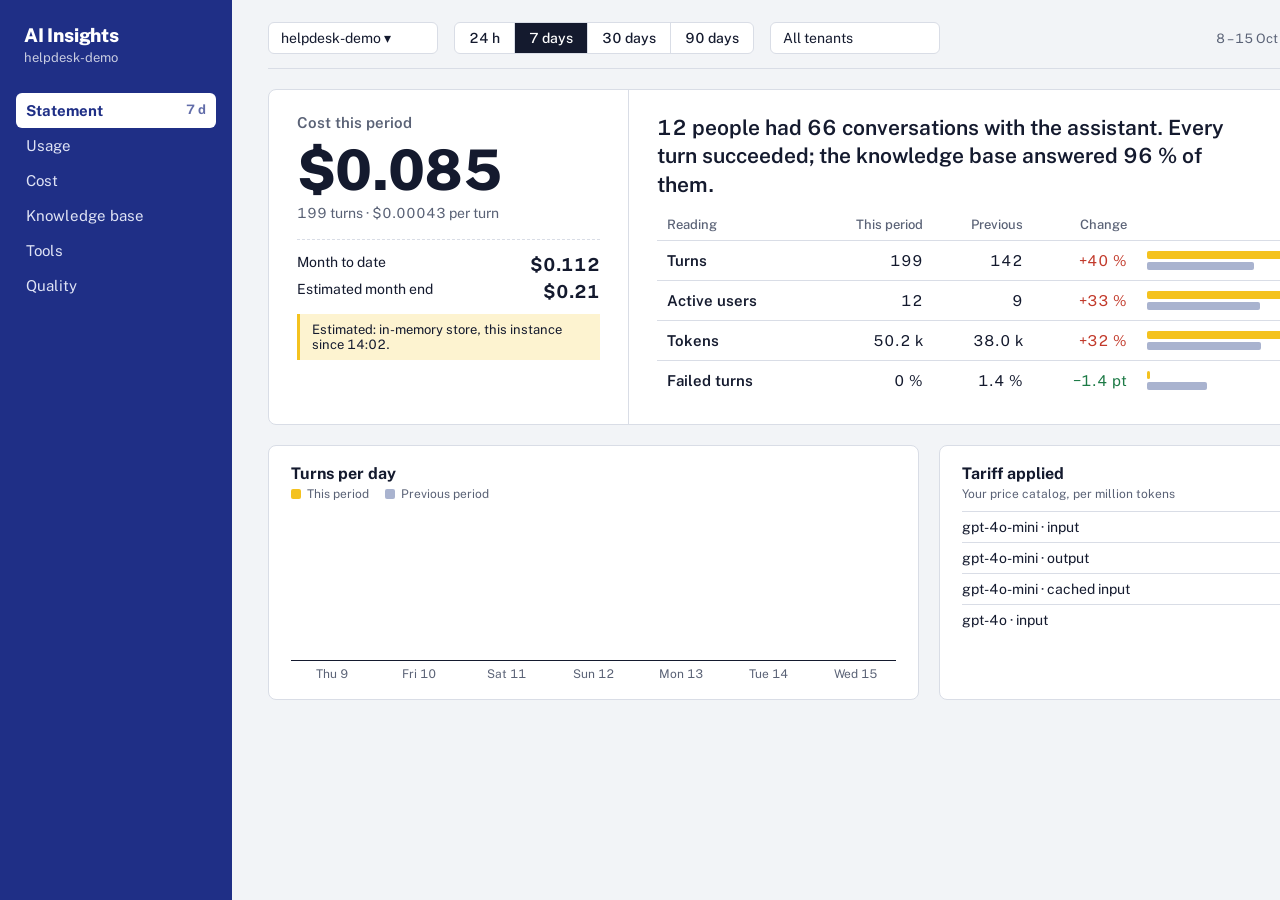
<file: .impeccable/mocks/decision/assigned.html>
<!doctype html>
<html lang="en"><head><meta charset="utf-8"><title>Consumption Statement</title>
<link href="https://fonts.googleapis.com/css2?family=Public+Sans:wght@400;500;600;700;800&display=swap" rel="stylesheet">
<style>
:root{--band:#1f2f86;--ground:#f2f4f7;--sheet:#fff;--ink:#141a2e;--muted:#5a6276;--rule:#d9dde6;--now:#f4c21f;--then:#a9b3cf;--fail:#c23a2b}
*{box-sizing:border-box}body{margin:0;width:1440px;height:900px;overflow:hidden;font-family:"Public Sans",sans-serif;background:var(--ground);color:var(--ink);font-variant-numeric:tabular-nums;display:grid;grid-template-columns:232px 1fr}
.rail{background:var(--band);color:#fff;padding:24px 16px}.brand{font-weight:800;font-size:19px;letter-spacing:-.01em;margin:0 8px 4px}.app{font-size:13px;opacity:.75;margin:0 8px 28px}
.rail a{display:flex;justify-content:space-between;color:#dfe3f5;text-decoration:none;padding:9px 10px;border-radius:6px;font-size:15px}.rail a.on{background:#fff;color:var(--band);font-weight:700}.rail a span{opacity:.7;font-size:13px}
main{padding:22px 36px}
.bar{display:flex;gap:16px;align-items:center;border-bottom:1px solid var(--rule);padding-bottom:14px}
.seg{display:inline-flex;border:1px solid var(--rule);border-radius:6px;overflow:hidden;background:#fff}.seg b{font-weight:500;padding:7px 14px;font-size:14px;border-left:1px solid var(--rule)}.seg b:first-child{border:0}.seg b.on{background:var(--ink);color:#fff}
.sel{border:1px solid var(--rule);border-radius:6px;background:#fff;padding:7px 12px;font-size:14px;min-width:170px}.zone{margin-left:auto;font-size:13px;color:var(--muted)}
.statement{display:grid;grid-template-columns:360px 1fr;margin-top:20px;background:var(--sheet);border:1px solid var(--rule);border-radius:8px}
.due{padding:24px 28px;border-right:1px solid var(--rule)}
.due h1{font-size:15px;font-weight:600;margin:0;color:var(--muted)}.due .amt{font-size:56px;font-weight:800;letter-spacing:-.03em;margin:6px 0 2px}.due p{margin:0;font-size:14px;color:var(--muted)}
.due .proj{margin-top:18px;padding-top:14px;border-top:1px dashed var(--rule);display:flex;justify-content:space-between;font-size:14px}.due .proj b{font-size:18px}
.answer{font-size:21px;font-weight:600;line-height:1.35;margin:0 0 18px;max-width:46ch}
.reads{padding:24px 28px}
table.meter{width:100%;border-collapse:collapse}.meter th{font-size:13px;font-weight:500;color:var(--muted);text-align:right;padding:0 10px 8px}.meter th:first-child{text-align:left}
.meter td{border-top:1px solid var(--rule);padding:10px;text-align:right;font-size:15px}.meter td:first-child{text-align:left;font-weight:600}
.pair{display:flex;flex-direction:column;gap:3px;width:150px}.pair i{display:block;height:8px;border-radius:2px}.pair .n{background:var(--now)}.pair .t{background:var(--then)}
.up{color:var(--fail)}.down{color:#1d7a46}
.grid{display:grid;grid-template-columns:1.4fr 1fr;gap:20px;margin-top:20px}
.mod{background:#fff;border:1px solid var(--rule);border-radius:8px;padding:18px 22px}.mod h2{font-size:16px;margin:0 0 4px}.mod .k{display:flex;gap:16px;font-size:12px;color:var(--muted);margin-bottom:10px}.mod .k i{display:inline-block;width:10px;height:10px;border-radius:2px;margin-right:6px;vertical-align:-1px}
.hist{display:flex;align-items:flex-end;gap:14px;height:150px;border-bottom:1px solid var(--ink);padding:0 4px}.hist div{flex:1;display:flex;gap:3px;align-items:flex-end}.hist em{flex:1;border-radius:2px 2px 0 0}
.days{display:flex;gap:14px;padding:6px 4px 0;font-size:12px;color:var(--muted)}.days span{flex:1;text-align:center}
.tariff td{padding:7px 0;border-top:1px solid var(--rule);font-size:14px}.tariff td:last-child{text-align:right}.tariff{width:100%;border-collapse:collapse}
.flag{background:#fdf3d0;border-left:3px solid var(--now);padding:8px 12px;font-size:13px;margin-top:12px}
</style></head><body>
<nav class="rail"><div class="brand">AI Insights</div><div class="app">helpdesk-demo</div>
<a class="on" href="#">Statement <span>7 d</span></a><a href="#">Usage</a><a href="#">Cost</a><a href="#">Knowledge base</a><a href="#">Tools</a><a href="#">Quality</a></nav>
<main>
<div class="bar"><span class="sel">helpdesk-demo ▾</span><span class="seg"><b>24 h</b><b class="on">7 days</b><b>30 days</b><b>90 days</b></span><span class="sel">All tenants</span><span class="zone">8 – 15 Oct 2026 · Europe/Paris</span></div>
<section class="statement">
<div class="due"><h1>Cost this period</h1><div class="amt">$0.085</div><p>199 turns · $0.00043 per turn</p>
<div class="proj"><span>Month to date</span><b>$0.112</b></div><div class="proj" style="border:0;padding-top:6px;margin-top:0"><span>Estimated month end</span><b>$0.21</b></div>
<div class="flag">Estimated: in-memory store, this instance since 14:02.</div></div>
<div class="reads"><p class="answer">12 people had 66 conversations with the assistant. Every turn succeeded; the knowledge base answered 96 % of them.</p>
<table class="meter"><thead><tr><th>Reading</th><th>This period</th><th>Previous</th><th>Change</th><th></th></tr></thead><tbody>
<tr><td>Turns</td><td>199</td><td>142</td><td class="up">+40 %</td><td><div class="pair"><i class="n" style="width:100%"></i><i class="t" style="width:71%"></i></div></td></tr>
<tr><td>Active users</td><td>12</td><td>9</td><td class="up">+33 %</td><td><div class="pair"><i class="n" style="width:100%"></i><i class="t" style="width:75%"></i></div></td></tr>
<tr><td>Tokens</td><td>50.2 k</td><td>38.0 k</td><td class="up">+32 %</td><td><div class="pair"><i class="n" style="width:100%"></i><i class="t" style="width:76%"></i></div></td></tr>
<tr><td>Failed turns</td><td>0 %</td><td>1.4 %</td><td class="down">−1.4 pt</td><td><div class="pair"><i class="n" style="width:2%"></i><i class="t" style="width:40%"></i></div></td></tr>
</tbody></table></div></section>
<div class="grid"><section class="mod"><h2>Turns per day</h2><div class="k"><span><i style="background:var(--now)"></i>This period</span><span><i style="background:var(--then)"></i>Previous period</span></div>
<div class="hist">
<div><em style="height:40%;background:var(--now)"></em><em style="height:30%;background:var(--then)"></em></div>
<div><em style="height:55%;background:var(--now)"></em><em style="height:42%;background:var(--then)"></em></div>
<div><em style="height:62%;background:var(--now)"></em><em style="height:50%;background:var(--then)"></em></div>
<div><em style="height:48%;background:var(--now)"></em><em style="height:44%;background:var(--then)"></em></div>
<div><em style="height:70%;background:var(--now)"></em><em style="height:51%;background:var(--then)"></em></div>
<div><em style="height:22%;background:var(--now)"></em><em style="height:18%;background:var(--then)"></em></div>
<div><em style="height:92%;background:var(--now)"></em><em style="height:60%;background:var(--then)"></em></div></div>
<div class="days"><span>Thu 9</span><span>Fri 10</span><span>Sat 11</span><span>Sun 12</span><span>Mon 13</span><span>Tue 14</span><span>Wed 15</span></div></section>
<section class="mod"><h2>Tariff applied</h2><div class="k">Your price catalog, per million tokens</div>
<table class="tariff"><tr><td>gpt-4o-mini · input</td><td>$0.15</td></tr><tr><td>gpt-4o-mini · output</td><td>$0.60</td></tr><tr><td>gpt-4o-mini · cached input</td><td>$0.075</td></tr><tr><td>gpt-4o · input</td><td>$2.50</td></tr></table></section></div>
</main></body></html>
</file>
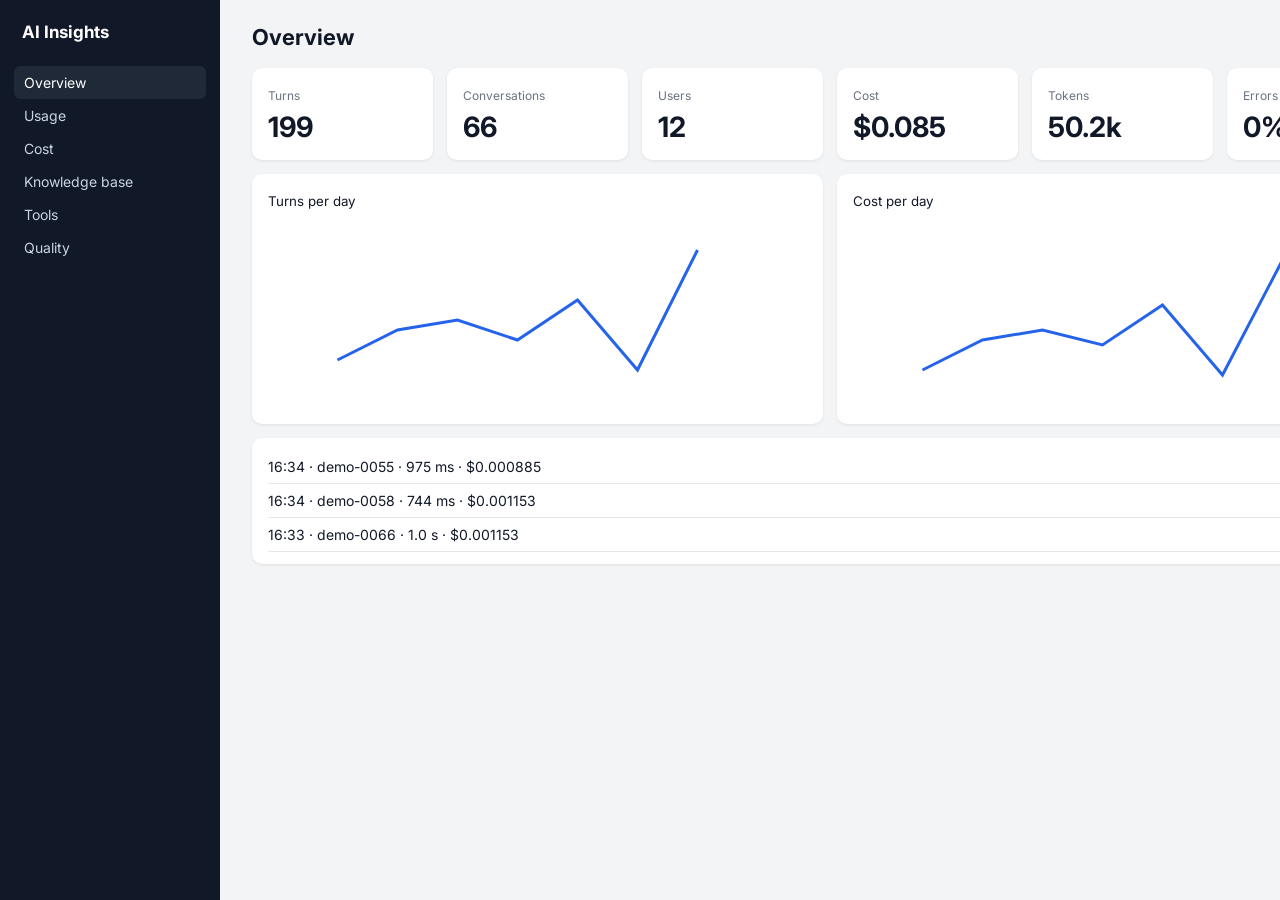
<file: .impeccable/mocks/decision/canon.html>
<!doctype html>
<html lang="en"><head><meta charset="utf-8"><title>Category standard</title>
<link href="https://fonts.googleapis.com/css2?family=Inter:wght@400;600;700&display=swap" rel="stylesheet">
<style>
*{box-sizing:border-box}body{margin:0;width:1440px;height:900px;overflow:hidden;font-family:Inter,sans-serif;background:#f3f4f6;color:#111827;display:grid;grid-template-columns:220px 1fr}
.side{background:#111827;color:#cbd5e1;padding:22px 14px;font-size:14px}.side b{color:#fff;display:block;margin:0 8px 24px;font-size:17px}.side div{padding:8px 10px;border-radius:6px}.side .on{background:#1f2937;color:#fff}
main{padding:24px 32px}h1{font-size:22px;margin:0 0 18px}
.cards{display:grid;grid-template-columns:repeat(6,1fr);gap:14px}.card{background:#fff;border-radius:10px;padding:16px;box-shadow:0 1px 3px rgba(0,0,0,.08)}.card small{color:#6b7280;font-size:12px}.card b{display:block;font-size:28px;margin-top:6px}
.charts{display:grid;grid-template-columns:1fr 1fr;gap:14px;margin-top:14px}.chart{background:#fff;border-radius:10px;height:250px;padding:16px;box-shadow:0 1px 3px rgba(0,0,0,.08)}
svg{width:100%;height:190px}
.tbl{background:#fff;border-radius:10px;margin-top:14px;padding:12px 16px;box-shadow:0 1px 3px rgba(0,0,0,.08);font-size:14px}.tbl div{padding:8px 0;border-bottom:1px solid #e5e7eb}
</style></head><body>
<nav class="side"><b>AI Insights</b><div class="on">Overview</div><div>Usage</div><div>Cost</div><div>Knowledge base</div><div>Tools</div><div>Quality</div></nav>
<main><h1>Overview</h1>
<div class="cards"><div class="card"><small>Turns</small><b>199</b></div><div class="card"><small>Conversations</small><b>66</b></div><div class="card"><small>Users</small><b>12</b></div><div class="card"><small>Cost</small><b>$0.085</b></div><div class="card"><small>Tokens</small><b>50.2k</b></div><div class="card"><small>Errors</small><b>0%</b></div></div>
<div class="charts"><div class="chart"><small>Turns per day</small><svg viewBox="0 0 400 190"><polyline fill="none" stroke="#2563eb" stroke-width="3" points="0,150 60,120 120,110 180,130 240,90 300,160 360,40"/></svg></div>
<div class="chart"><small>Cost per day</small><svg viewBox="0 0 400 190"><polyline fill="none" stroke="#2563eb" stroke-width="3" points="0,160 60,130 120,120 180,135 240,95 300,165 360,50"/></svg></div></div>
<div class="tbl"><div>16:34 · demo-0055 · 975 ms · $0.000885</div><div>16:34 · demo-0058 · 744 ms · $0.001153</div><div>16:33 · demo-0066 · 1.0 s · $0.001153</div></div>
</main></body></html>
</file>
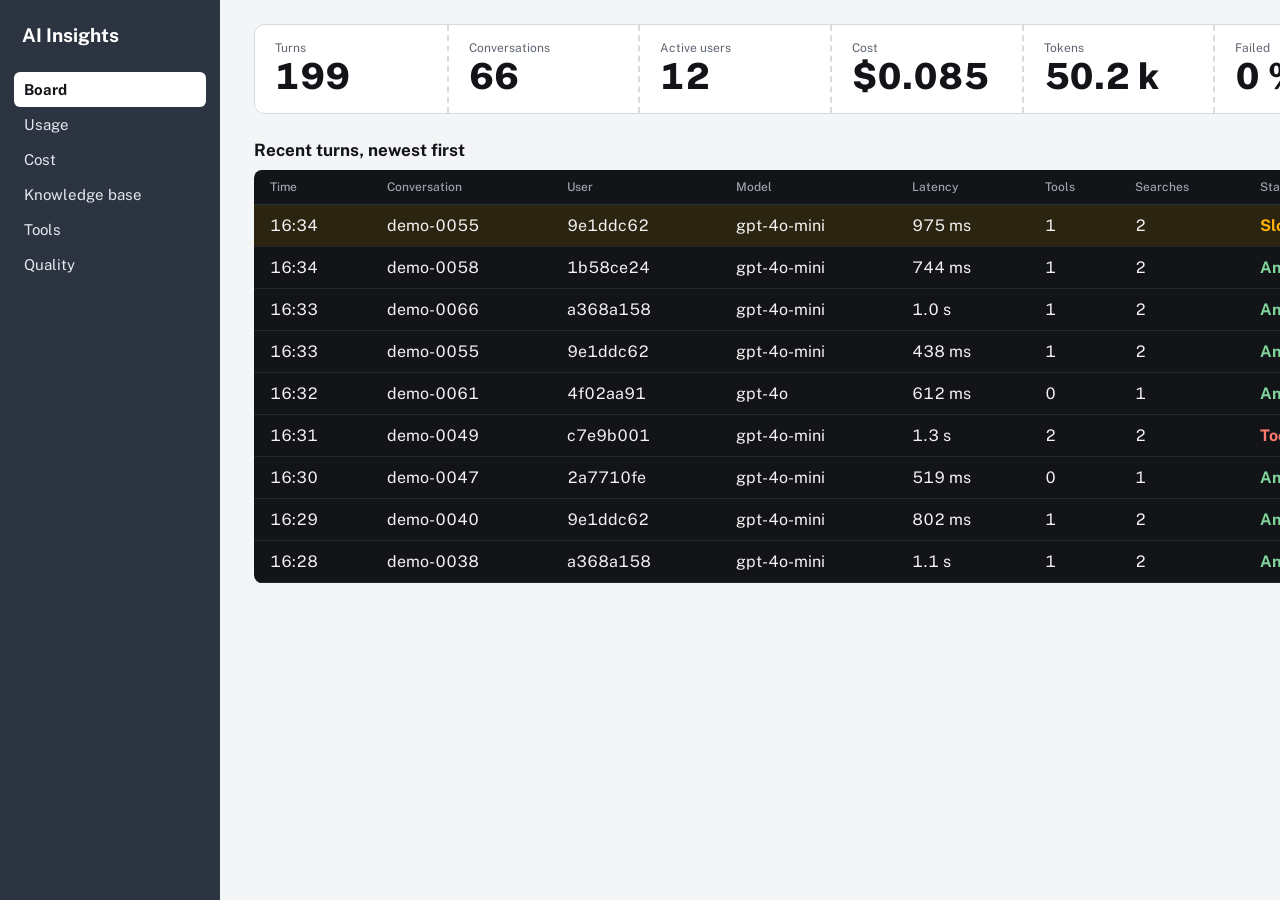
<file: .impeccable/mocks/decision/challenger-gate.html>
<!doctype html>
<html lang="en"><head><meta charset="utf-8"><title>Gate Board</title>
<link href="https://fonts.googleapis.com/css2?family=Public+Sans:wght@400;600;800&display=swap" rel="stylesheet">
<style>
:root{--ground:#f4f5f6;--ink:#121417;--slate:#2b3440;--alert:#ffb000;--fail:#c23a2b;--rule:#d8dce1}
*{box-sizing:border-box}body{margin:0;width:1440px;height:900px;overflow:hidden;font-family:"Public Sans",sans-serif;background:var(--ground);color:var(--ink);font-variant-numeric:tabular-nums;display:grid;grid-template-columns:220px 1fr}
.rail{background:var(--slate);color:#e4e8ee;padding:24px 14px;font-size:15px}.rail b{display:block;font-size:19px;color:#fff;margin:0 8px 26px}.rail div{padding:9px 10px;border-radius:6px}.rail .on{background:#fff;color:var(--ink);font-weight:700}
main{padding:24px 34px}
.pass{display:grid;grid-template-columns:repeat(6,1fr);background:#fff;border:1px solid var(--rule);border-radius:10px}
.pass div{padding:16px 20px;border-left:2px dashed var(--rule)}.pass div:first-child{border:0}.pass small{display:block;font-size:12px;color:#5d6570}.pass b{font-size:36px;font-weight:800}
h2{font-size:17px;margin:26px 0 10px}
table{width:100%;border-collapse:collapse;background:var(--ink);color:#f2f2f2;border-radius:8px;overflow:hidden;font-size:16px}
th{text-align:left;font-size:12px;color:#9aa3ad;font-weight:500;padding:10px 16px;border-bottom:1px solid #2c323a}td{padding:11px 16px;border-bottom:1px solid #22272e}
.st{font-weight:700}.ok{color:#7fd39b}.chg{color:var(--alert)}.err{color:#ff7a6e}tr.lit td{background:#2a2410}
</style></head><body>
<nav class="rail"><b>AI Insights</b><div class="on">Board</div><div>Usage</div><div>Cost</div><div>Knowledge base</div><div>Tools</div><div>Quality</div></nav>
<main>
<div class="pass"><div><small>Turns</small><b>199</b></div><div><small>Conversations</small><b>66</b></div><div><small>Active users</small><b>12</b></div><div><small>Cost</small><b>$0.085</b></div><div><small>Tokens</small><b>50.2 k</b></div><div><small>Failed</small><b>0 %</b></div></div>
<h2>Recent turns, newest first</h2>
<table><thead><tr><th>Time</th><th>Conversation</th><th>User</th><th>Model</th><th>Latency</th><th>Tools</th><th>Searches</th><th>Status</th></tr></thead><tbody>
<tr class="lit"><td>16:34</td><td>demo-0055</td><td>9e1ddc62</td><td>gpt-4o-mini</td><td>975 ms</td><td>1</td><td>2</td><td class="st chg">Slow</td></tr>
<tr><td>16:34</td><td>demo-0058</td><td>1b58ce24</td><td>gpt-4o-mini</td><td>744 ms</td><td>1</td><td>2</td><td class="st ok">Answered</td></tr>
<tr><td>16:33</td><td>demo-0066</td><td>a368a158</td><td>gpt-4o-mini</td><td>1.0 s</td><td>1</td><td>2</td><td class="st ok">Answered</td></tr>
<tr><td>16:33</td><td>demo-0055</td><td>9e1ddc62</td><td>gpt-4o-mini</td><td>438 ms</td><td>1</td><td>2</td><td class="st ok">Answered</td></tr>
<tr><td>16:32</td><td>demo-0061</td><td>4f02aa91</td><td>gpt-4o</td><td>612 ms</td><td>0</td><td>1</td><td class="st ok">Answered</td></tr>
<tr><td>16:31</td><td>demo-0049</td><td>c7e9b001</td><td>gpt-4o-mini</td><td>1.3 s</td><td>2</td><td>2</td><td class="st err">Tool failed</td></tr>
<tr><td>16:30</td><td>demo-0047</td><td>2a7710fe</td><td>gpt-4o-mini</td><td>519 ms</td><td>0</td><td>1</td><td class="st ok">Answered</td></tr>
<tr><td>16:29</td><td>demo-0040</td><td>9e1ddc62</td><td>gpt-4o-mini</td><td>802 ms</td><td>1</td><td>2</td><td class="st ok">Answered</td></tr>
<tr><td>16:28</td><td>demo-0038</td><td>a368a158</td><td>gpt-4o-mini</td><td>1.1 s</td><td>1</td><td>2</td><td class="st ok">Answered</td></tr>
</tbody></table></main></body></html>
</file>
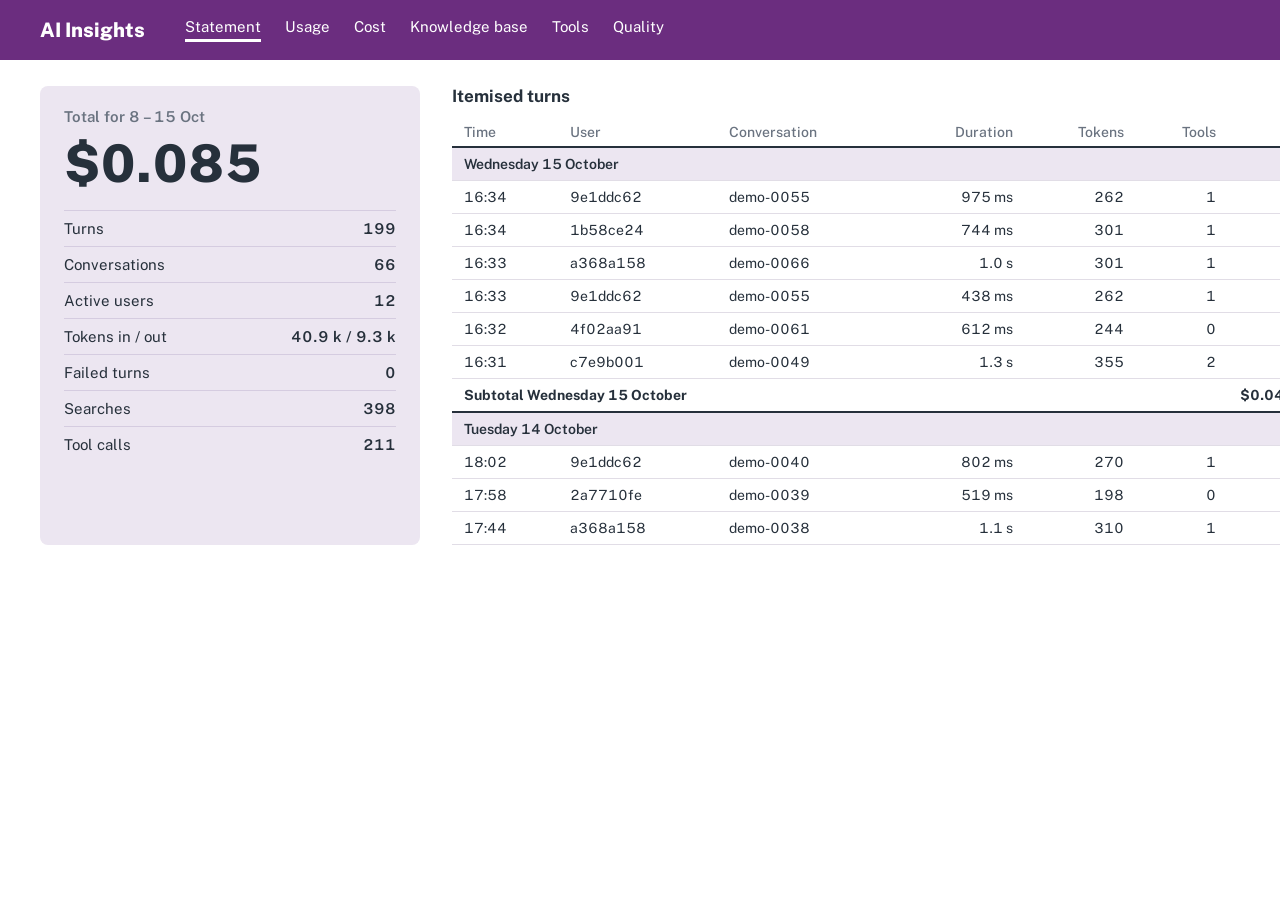
<file: .impeccable/mocks/decision/model-pick.html>
<!doctype html>
<html lang="en"><head><meta charset="utf-8"><title>Itemised Phone Bill</title>
<link href="https://fonts.googleapis.com/css2?family=Public+Sans:wght@400;600;800&display=swap" rel="stylesheet">
<style>
:root{--band:#6b2d7f;--ink:#26303b;--muted:#6a7380;--rule:#e1dde6;--tint:#ece6f1;--fail:#c23a2b}
*{box-sizing:border-box}body{margin:0;width:1440px;height:900px;overflow:hidden;font-family:"Public Sans",sans-serif;color:var(--ink);background:#fff;font-variant-numeric:tabular-nums}
header{background:var(--band);color:#fff;padding:18px 40px;display:flex;align-items:center;gap:40px}header b{font-size:20px;font-weight:800}header nav{display:flex;gap:24px;font-size:15px}header nav span.on{border-bottom:3px solid #fff;padding-bottom:4px}
main{padding:26px 40px;display:grid;grid-template-columns:380px 1fr;gap:32px}
.sum{background:var(--tint);border-radius:8px;padding:22px 24px}.sum h1{font-size:15px;margin:0;color:var(--muted);font-weight:600}.sum .tot{font-size:52px;font-weight:800;margin:8px 0 16px}
.sum table{width:100%;border-collapse:collapse;font-size:15px}.sum td{padding:9px 0;border-top:1px solid #d5cce0}.sum td:last-child{text-align:right;font-weight:600}
.list h2{font-size:17px;margin:0 0 12px}.day{background:var(--tint);font-weight:600;font-size:14px;padding:7px 12px}
table.calls{width:100%;border-collapse:collapse;font-size:14px}.calls th{text-align:right;color:var(--muted);font-weight:500;padding:6px 12px;border-bottom:2px solid var(--ink)}.calls th:nth-child(-n+3){text-align:left}
.calls td{padding:8px 12px;border-bottom:1px solid var(--rule);text-align:right}.calls td:nth-child(-n+3){text-align:left}.sub td{font-weight:700;border-bottom:2px solid var(--ink)}
</style></head><body>
<header><b>AI Insights</b><nav><span class="on">Statement</span><span>Usage</span><span>Cost</span><span>Knowledge base</span><span>Tools</span><span>Quality</span></nav></header>
<main><section class="sum"><h1>Total for 8 – 15 Oct</h1><div class="tot">$0.085</div>
<table><tr><td>Turns</td><td>199</td></tr><tr><td>Conversations</td><td>66</td></tr><tr><td>Active users</td><td>12</td></tr><tr><td>Tokens in / out</td><td>40.9 k / 9.3 k</td></tr><tr><td>Failed turns</td><td>0</td></tr><tr><td>Searches</td><td>398</td></tr><tr><td>Tool calls</td><td>211</td></tr></table></section>
<section class="list"><h2>Itemised turns</h2>
<table class="calls"><thead><tr><th>Time</th><th>User</th><th>Conversation</th><th>Duration</th><th>Tokens</th><th>Tools</th><th>Cost</th></tr></thead><tbody>
<tr><td colspan="7" class="day">Wednesday 15 October</td></tr>
<tr><td>16:34</td><td>9e1ddc62</td><td>demo-0055</td><td>975 ms</td><td>262</td><td>1</td><td>$0.000885</td></tr>
<tr><td>16:34</td><td>1b58ce24</td><td>demo-0058</td><td>744 ms</td><td>301</td><td>1</td><td>$0.001153</td></tr>
<tr><td>16:33</td><td>a368a158</td><td>demo-0066</td><td>1.0 s</td><td>301</td><td>1</td><td>$0.001153</td></tr>
<tr><td>16:33</td><td>9e1ddc62</td><td>demo-0055</td><td>438 ms</td><td>262</td><td>1</td><td>$0.000885</td></tr>
<tr><td>16:32</td><td>4f02aa91</td><td>demo-0061</td><td>612 ms</td><td>244</td><td>0</td><td>$0.000412</td></tr>
<tr><td>16:31</td><td>c7e9b001</td><td>demo-0049</td><td>1.3 s</td><td>355</td><td>2</td><td>$0.001310</td></tr>
<tr class="sub"><td colspan="6">Subtotal Wednesday 15 October</td><td>$0.0412</td></tr>
<tr><td colspan="7" class="day">Tuesday 14 October</td></tr>
<tr><td>18:02</td><td>9e1ddc62</td><td>demo-0040</td><td>802 ms</td><td>270</td><td>1</td><td>$0.000901</td></tr>
<tr><td>17:58</td><td>2a7710fe</td><td>demo-0039</td><td>519 ms</td><td>198</td><td>0</td><td>$0.000377</td></tr>
<tr><td>17:44</td><td>a368a158</td><td>demo-0038</td><td>1.1 s</td><td>310</td><td>1</td><td>$0.001162</td></tr>
</tbody></table></section></main></body></html>
</file>
